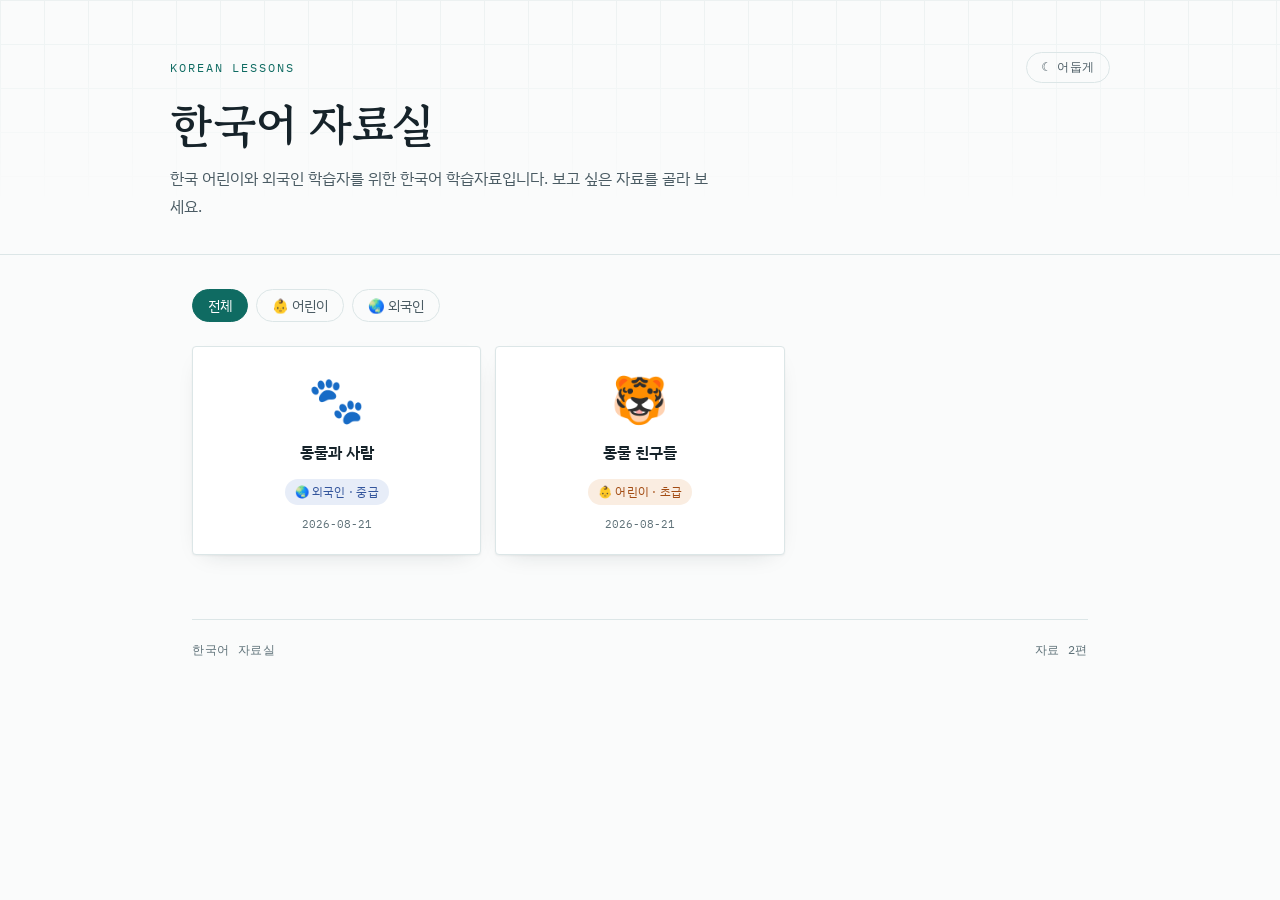
<file: index.html>
<!DOCTYPE html>
<html lang="ko">
<head>
<meta charset="utf-8">
<meta name="viewport" content="width=device-width, initial-scale=1">
<title>한국어 자료실</title>
<meta name="description" content="한국 어린이와 외국인 학습자를 위한 한국어 학습자료 모음">
<link rel="preconnect" href="https://fonts.googleapis.com">
<link rel="preconnect" href="https://fonts.gstatic.com" crossorigin>
<link rel="stylesheet" href="https://fonts.googleapis.com/css2?family=Gowun+Batang:wght@400;700&family=IBM+Plex+Sans+KR:wght@300;400;500;600&family=IBM+Plex+Mono:wght@400;500&display=swap">
<link rel="stylesheet" href="assets/style.css">
<script>
  // 저장해 둔 밝기 설정을 그리기 전에 먼저 적용한다(화면이 번쩍이지 않도록).
  try {
    var t = localStorage.getItem('theme');
    if (t) document.documentElement.setAttribute('data-theme', t);
  } catch (e) {}
</script>
</head>
<body>

<header class="site-head">
  <div class="inner">
    <div class="head-row">
      <p class="eyebrow">Korean Lessons</p>
      <button class="theme-btn" id="themeBtn" type="button"></button>
    </div>
    <h1 class="site-title">한국어 자료실</h1>
    <p class="site-desc">한국 어린이와 외국인 학습자를 위한 한국어 학습자료입니다. 보고 싶은 자료를 골라 보세요.</p>
  </div>
</header>

<main class="wrap">

  <div class="tabs" role="tablist" aria-label="대상별 보기">
    <button class="tab" role="tab" type="button" data-filter="all" aria-selected="true">전체</button>
    <button class="tab" role="tab" type="button" data-filter="kids" aria-selected="false">👶 어린이</button>
    <button class="tab" role="tab" type="button" data-filter="adult" aria-selected="false">🌏 외국인</button>
  </div>

  <ul class="cards" id="cards"></ul>

  <footer class="site-foot">
    <span>한국어 자료실</span>
    <span id="count"></span>
  </footer>

</main>

<script src="assets/app.js"></script>
</body>
</html>
</file>
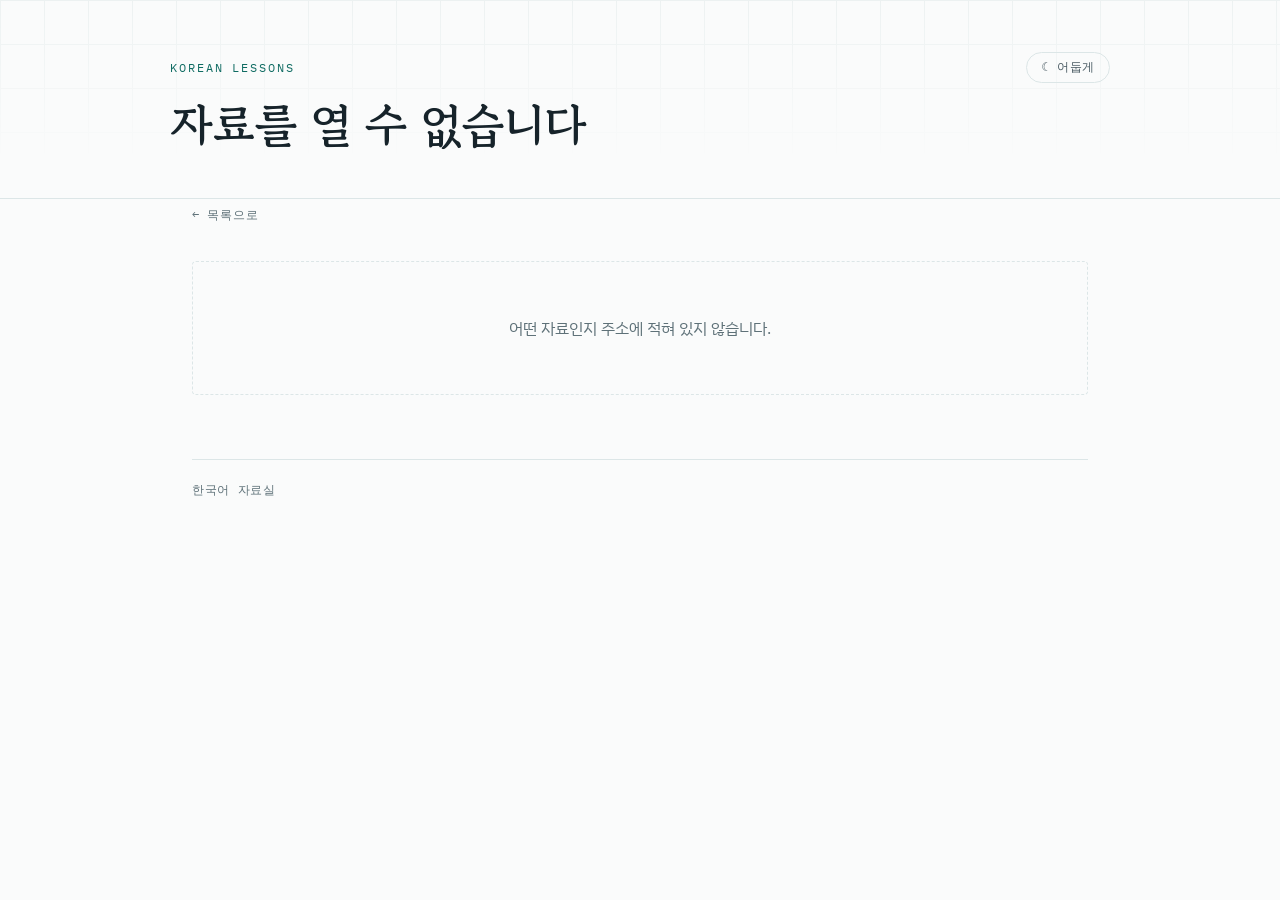
<file: lesson.html>
<!DOCTYPE html>
<html lang="ko">
<head>
<meta charset="utf-8">
<meta name="viewport" content="width=device-width, initial-scale=1">
<title>한국어 자료실</title>
<link rel="preconnect" href="https://fonts.googleapis.com">
<link rel="preconnect" href="https://fonts.gstatic.com" crossorigin>
<link rel="stylesheet" href="https://fonts.googleapis.com/css2?family=Gowun+Batang:wght@400;700&family=IBM+Plex+Sans+KR:wght@300;400;500;600&family=IBM+Plex+Mono:wght@400;500&display=swap">
<link rel="stylesheet" href="assets/style.css">
<script>
  // 저장해 둔 밝기 설정을 그리기 전에 먼저 적용한다(화면이 번쩍이지 않도록).
  try {
    var t = localStorage.getItem('theme');
    if (t) document.documentElement.setAttribute('data-theme', t);
  } catch (e) {}
</script>
</head>
<body>

<header class="site-head">
  <div class="inner">
    <div class="head-row">
      <p class="eyebrow" id="crumb">Korean Lessons</p>
      <button class="theme-btn" id="themeBtn" type="button"></button>
    </div>
    <h1 class="site-title" id="title">불러오는 중…</h1>
    <p class="site-desc" id="desc"></p>
  </div>
</header>

<main class="wrap">
  <a class="back" href="index.html">&larr; 목록으로</a>
  <p class="print-title" id="printTitle"></p>
  <div id="content"></div>

  <footer class="site-foot">
    <span>한국어 자료실</span>
    <span id="meta"></span>
  </footer>
</main>

<script src="assets/app.js"></script>
</body>
</html>
</file>
<file: assets/style.css>
/* ─────────────────────────────────────────────
   한국어 자료실 — 공통 스타일
   색·글꼴 토큰은 여기서만 정의한다.
   ───────────────────────────────────────────── */

:root{
  --paper:#FAFBFB;
  --surface:#FFFFFF;
  --surface-2:#F2F6F6;
  --ink:#16232A;
  --ink-soft:#4A5B63;
  --ink-faint:#5E7178;
  --rule:#DCE6E7;
  --grid:#E9EFEF;
  --accent:#0F6B62;
  --accent-soft:#E4F0EE;
  --kids:#A34C13;
  --kids-soft:#FAEDE1;
  --adult:#33559C;
  --adult-soft:#E7EDF8;
  --wrong:#B03A2E;
  --wrong-soft:#FBEAE7;
  --on-strong:#FFFFFF;
  --shadow:0 1px 2px rgba(22,35,42,.05), 0 8px 24px -14px rgba(22,35,42,.22);
}

@media (prefers-color-scheme: dark){
  :root:not([data-theme="light"]){
    --paper:#0F1618;
    --surface:#161F22;
    --surface-2:#1B2529;
    --ink:#E8EFEF;
    --ink-soft:#A8BABF;
    --ink-faint:#8A9DA2;
    --rule:#263437;
    --grid:#1D282B;
    --accent:#54C2B1;
    --accent-soft:#15302D;
    --kids:#E5975F;
    --kids-soft:#31241A;
    --adult:#88A6DE;
    --adult-soft:#1A2333;
    --wrong:#E88072;
    --wrong-soft:#33201D;
    --on-strong:#0F1618;
    --shadow:0 1px 2px rgba(0,0,0,.4), 0 8px 24px -14px rgba(0,0,0,.7);
  }
}

:root[data-theme="dark"]{
  --paper:#0F1618;
  --surface:#161F22;
  --surface-2:#1B2529;
  --ink:#E8EFEF;
  --ink-soft:#A8BABF;
  --ink-faint:#8A9DA2;
  --rule:#263437;
  --grid:#1D282B;
  --accent:#54C2B1;
  --accent-soft:#15302D;
  --kids:#E5975F;
  --kids-soft:#31241A;
  --adult:#88A6DE;
  --adult-soft:#1A2333;
  --wrong:#E88072;
  --wrong-soft:#33201D;
  --on-strong:#0F1618;
  --shadow:0 1px 2px rgba(0,0,0,.4), 0 8px 24px -14px rgba(0,0,0,.7);
}

*{box-sizing:border-box}

body{
  margin:0;
  background:var(--paper);
  color:var(--ink);
  font-family:"IBM Plex Sans KR","Malgun Gothic",system-ui,sans-serif;
  font-size:16px;
  line-height:1.75;
  -webkit-font-smoothing:antialiased;
}

a{color:inherit;text-decoration:none}

:focus-visible{
  outline:2px solid var(--accent);
  outline-offset:3px;
  border-radius:3px;
}

.wrap{max-width:940px;margin:0 auto;padding:0 22px 88px}

/* ── 머리말 ───────────────────────────── */

.site-head{
  position:relative;
  border-bottom:1px solid var(--rule);
  padding:52px 22px 34px;
  overflow:hidden;
}
.site-head::before{
  content:"";
  position:absolute;inset:0;
  background:
    repeating-linear-gradient(to right, var(--grid) 0 1px, transparent 1px 44px),
    repeating-linear-gradient(to bottom, var(--grid) 0 1px, transparent 1px 44px);
  -webkit-mask-image:linear-gradient(to bottom, rgba(0,0,0,.8), transparent 80%);
  mask-image:linear-gradient(to bottom, rgba(0,0,0,.8), transparent 80%);
  pointer-events:none;
}
.site-head .inner{position:relative;max-width:940px;margin:0 auto}

.head-row{
  display:flex;align-items:center;justify-content:space-between;
  gap:16px;margin-bottom:14px;
}
.eyebrow{
  font-family:"IBM Plex Mono",ui-monospace,monospace;
  font-size:12px;letter-spacing:.16em;text-transform:uppercase;
  color:var(--accent);margin:0;
}
.theme-btn{
  font-family:"IBM Plex Mono",ui-monospace,monospace;
  font-size:12px;letter-spacing:.06em;cursor:pointer;flex:none;
  border:1px solid var(--rule);border-radius:99px;
  background:transparent;color:var(--ink-soft);
  padding:6px 14px;
}
.theme-btn:hover{border-color:var(--accent);color:var(--accent)}
.site-title{
  font-family:"Gowun Batang","Batang",serif;
  font-weight:700;
  font-size:clamp(32px,5.4vw,46px);
  line-height:1.2;letter-spacing:-.01em;
  margin:0 0 12px;text-wrap:balance;
}
.site-desc{
  color:var(--ink-soft);margin:0;max-width:34em;font-size:16px;
}

.back{
  display:inline-flex;align-items:center;gap:7px;
  font-family:"IBM Plex Mono",ui-monospace,monospace;
  font-size:12px;letter-spacing:.06em;
  color:var(--ink-faint);margin-bottom:20px;
}
.back:hover{color:var(--accent)}

/* ── 목록 홈 ───────────────────────────── */

.tabs{display:flex;gap:8px;flex-wrap:wrap;margin:34px 0 24px}
.tab{
  font-family:inherit;font-size:13.5px;
  padding:6px 15px;border-radius:99px;cursor:pointer;
  border:1px solid var(--rule);background:transparent;color:var(--ink-soft);
}
.tab:hover{border-color:var(--accent);color:var(--accent)}
.tab[aria-selected="true"]{
  background:var(--accent);border-color:var(--accent);color:var(--on-strong);
}

.cards{
  display:grid;grid-template-columns:repeat(3,1fr);gap:14px;
  list-style:none;margin:0;padding:0;
}
.card{
  display:block;
  border:1px solid var(--rule);border-radius:4px;
  background:var(--surface);box-shadow:var(--shadow);
  padding:26px 18px 20px;text-align:center;
  transition:transform .12s ease, border-color .12s ease;
}
.card:hover{transform:translateY(-2px);border-color:var(--accent)}
.card .em{font-size:46px;line-height:1.15;display:block;margin-bottom:12px}
.card .ti{font-size:16px;font-weight:600;display:block;margin-bottom:10px}
.card .date{
  display:block;margin-top:10px;
  font-family:"IBM Plex Mono",ui-monospace,monospace;
  font-size:11px;color:var(--ink-faint);
}

.badge{
  font-size:11.5px;letter-spacing:.02em;
  padding:3px 10px;border-radius:99px;display:inline-block;
}
.badge.kids{background:var(--kids-soft);color:var(--kids)}
.badge.adult{background:var(--adult-soft);color:var(--adult)}

.empty{
  border:1px dashed var(--rule);border-radius:4px;
  padding:52px 24px;text-align:center;color:var(--ink-faint);
}

/* ── 자료 페이지 공통 ────────────────────── */

.sec{margin-top:52px}
.sec-title{
  font-family:"Gowun Batang","Batang",serif;
  font-size:24px;font-weight:700;margin:0 0 6px;
  display:flex;align-items:baseline;gap:11px;
}
.sec-title .mark{
  flex:none;width:10px;height:10px;
  border:1.5px solid var(--accent);background:var(--accent-soft);
  transform:translateY(-2px);
}
.sec-note{color:var(--ink-soft);margin:0 0 22px;font-size:14.5px}

.speak{
  font-family:inherit;font-size:inherit;
  border:1px solid var(--rule);background:transparent;color:var(--ink-faint);
  border-radius:99px;cursor:pointer;padding:3px 10px;line-height:1.4;
}
.speak:hover{border-color:var(--accent);color:var(--accent)}
.speak[hidden]{display:none}

/* ── 1번 · 어린이 ──────────────────────── */

.kid-cards{
  display:grid;grid-template-columns:repeat(4,1fr);gap:14px;
  list-style:none;margin:0;padding:0;
}
.kid-card{
  border:2px solid var(--rule);border-radius:18px;
  background:var(--surface);
  padding:20px 10px 16px;text-align:center;
  transition:transform .12s ease;
}
.kid-card:hover{transform:scale(1.04)}
.kid-card .em{font-size:66px;line-height:1.1;display:block}
.kid-card .w{font-size:26px;font-weight:600;margin-top:8px;display:block}
.kid-card .hint{
  display:block;margin-top:4px;font-size:15px;color:var(--ink-faint);
}
.kid-card .speak{margin-top:10px;font-size:15px}

.kid-sents{list-style:none;margin:0;padding:0;display:flex;flex-direction:column;gap:12px}
.kid-sent{
  display:flex;align-items:center;gap:14px;
  border:2px dashed var(--rule);border-radius:14px;
  background:var(--surface);
  padding:16px 20px;font-size:24px;line-height:1.6;
}
.kid-sent .speak{margin-left:auto;flex:none;font-size:18px}

.writing-word{margin-bottom:26px}
.writing-word > .lbl{
  font-size:15px;color:var(--ink-faint);margin:0 0 8px;
}
.cells{display:flex;gap:10px;flex-wrap:wrap}
.cell{
  width:76px;height:76px;flex:none;
  border:2px solid var(--rule);border-radius:6px;
  display:grid;place-items:center;
  font-family:"Gowun Batang","Batang",serif;
  font-size:40px;color:var(--ink-faint);opacity:.35;
  background:
    linear-gradient(to right, var(--grid) 0 1px, transparent 1px) 50% 0/1px 100% no-repeat,
    linear-gradient(to bottom, var(--grid) 0 1px, transparent 1px) 0 50%/100% 1px no-repeat;
}
.cell.blank{color:transparent}

.print-btn{
  font-family:inherit;font-size:14.5px;
  margin-top:8px;padding:10px 20px;cursor:pointer;
  border:1px solid var(--accent);border-radius:3px;
  background:var(--accent);color:var(--on-strong);
}
.print-btn:hover{opacity:.88}

/* ── 2번 · 외국인 ──────────────────────── */

.en-bar{display:flex;justify-content:flex-end;margin-top:26px}
.en-toggle{
  font-family:"IBM Plex Mono",ui-monospace,monospace;
  font-size:12px;letter-spacing:.08em;cursor:pointer;
  border:1px solid var(--adult);color:var(--adult);background:transparent;
  padding:6px 14px;border-radius:3px;
}
.en-toggle[aria-pressed="true"]{background:var(--adult);color:var(--on-strong)}

.en{display:none;color:var(--adult);font-size:13.5px;line-height:1.6}
body.show-en .en{display:block}

.vocab{width:100%;border-collapse:collapse;font-size:15px}
.vocab th{
  text-align:left;font-weight:500;
  font-family:"IBM Plex Mono",ui-monospace,monospace;
  font-size:11px;letter-spacing:.1em;text-transform:uppercase;
  color:var(--ink-faint);
  border-bottom:1px solid var(--rule);padding:0 12px 8px 0;
}
.vocab td{border-bottom:1px solid var(--rule);padding:12px 12px 12px 0;vertical-align:top}
.vocab td:first-child{font-weight:600;white-space:nowrap}
.vocab .pos{color:var(--ink-faint);font-size:13.5px;white-space:nowrap}
.table-scroll{overflow-x:auto}

.passage{
  border-left:3px solid var(--rule);
  padding-left:20px;margin:0 0 30px;
  font-size:16.5px;line-height:1.95;color:var(--ink-soft);
  white-space:pre-line;
}

.qa{margin-bottom:26px}
.qa .q{font-size:16px;font-weight:600;margin:0 0 12px}
.opts{list-style:none;margin:0;padding:0;display:flex;flex-direction:column;gap:8px}
.opt{
  font-family:inherit;font-size:15px;text-align:left;width:100%;
  display:flex;gap:11px;align-items:flex-start;cursor:pointer;
  border:1px solid var(--rule);border-radius:3px;
  background:var(--surface);color:var(--ink);
  padding:11px 15px;
}
.opt:hover{border-color:var(--accent)}
.opt .n{
  font-family:"IBM Plex Mono",ui-monospace,monospace;
  font-size:12px;color:var(--ink-faint);padding-top:3px;flex:none;
}
.opt.right{border-color:var(--accent);background:var(--accent-soft);color:var(--accent);font-weight:500}
.opt.right .n{color:var(--accent)}
.opt.wrong{border-color:var(--wrong);background:var(--wrong-soft);color:var(--wrong)}
.opt.wrong .n{color:var(--wrong)}
.why{
  font-size:14px;color:var(--ink-faint);
  margin:12px 0 0;padding-left:2px;
}
.why[hidden]{display:none}

.gram{
  border:1px solid var(--rule);border-radius:4px;
  background:var(--surface);box-shadow:var(--shadow);
  padding:22px 22px 18px;margin-bottom:16px;
}
.gram .form{
  font-family:"Gowun Batang","Batang",serif;
  font-size:22px;font-weight:700;margin:0 0 8px;
}
.gram .mean{margin:0 0 6px;color:var(--ink-soft);font-size:15px}
.gram ul{margin:14px 0 0;padding-left:20px;display:flex;flex-direction:column;gap:7px}
.gram li{font-size:15px;color:var(--ink-soft)}

.situation{
  font-size:14.5px;color:var(--ink-faint);
  border:1px dashed var(--rule);border-radius:4px;
  padding:12px 16px;margin:0 0 20px;
}
.talk{list-style:none;margin:0 0 26px;padding:0;display:flex;flex-direction:column;gap:14px}
.turn{display:grid;grid-template-columns:76px 1fr;gap:14px;align-items:start}
.turn .who{
  font-size:13px;color:var(--ink-faint);padding-top:3px;
  text-align:right;
}
.turn .ko{font-size:16px;margin:0}
.turn .speak{margin-top:6px;font-size:13px}

.expr{
  border-top:1px solid var(--rule);padding-top:20px;
  list-style:none;margin:0;padding-left:0;
  display:flex;flex-direction:column;gap:11px;
}
.expr li{font-size:15px;color:var(--ink-soft);padding-left:16px;position:relative}
.expr li::before{
  content:"";position:absolute;left:0;top:.66em;
  width:6px;height:6px;border:1px solid var(--ink-faint);
}

/* ── 꼬리말 ───────────────────────────── */

.site-foot{
  margin-top:64px;padding-top:20px;border-top:1px solid var(--rule);
  font-family:"IBM Plex Mono",ui-monospace,monospace;
  font-size:11.5px;letter-spacing:.06em;color:var(--ink-faint);
  display:flex;justify-content:space-between;gap:14px;flex-wrap:wrap;
}

/* ── 반응형 ───────────────────────────── */

@media (max-width:760px){
  .site-head{padding:40px 18px 28px}
  .wrap{padding:0 18px 64px}
  .cards{grid-template-columns:1fr 1fr}
  .kid-cards{grid-template-columns:1fr 1fr}
  .kid-card .em{font-size:56px}
  .kid-sent{font-size:20px;padding:14px 16px}
  .cell{width:60px;height:60px;font-size:32px}
  .turn{grid-template-columns:1fr;gap:4px}
  .turn .who{text-align:left}
}

@media (prefers-reduced-motion:reduce){
  *{transition:none !important;animation:none !important}
}

/* ── 인쇄: 써보기 칸만 ─────────────────── */

@media print{
  body{background:#fff;color:#000}
  .site-head, .site-foot, .back, .speak, .print-btn,
  .en-bar, .sec:not(.sec-writing){display:none !important}
  .sec-writing{margin-top:0;page-break-inside:avoid}
  .print-title{display:block !important}
  .cell{border-color:#999;width:74px;height:74px;background:none}
  .cell, .cell.blank{color:#bbb;opacity:1}
}
.print-title{display:none;font-size:20px;font-weight:600;margin:0 0 20px}
</file>
